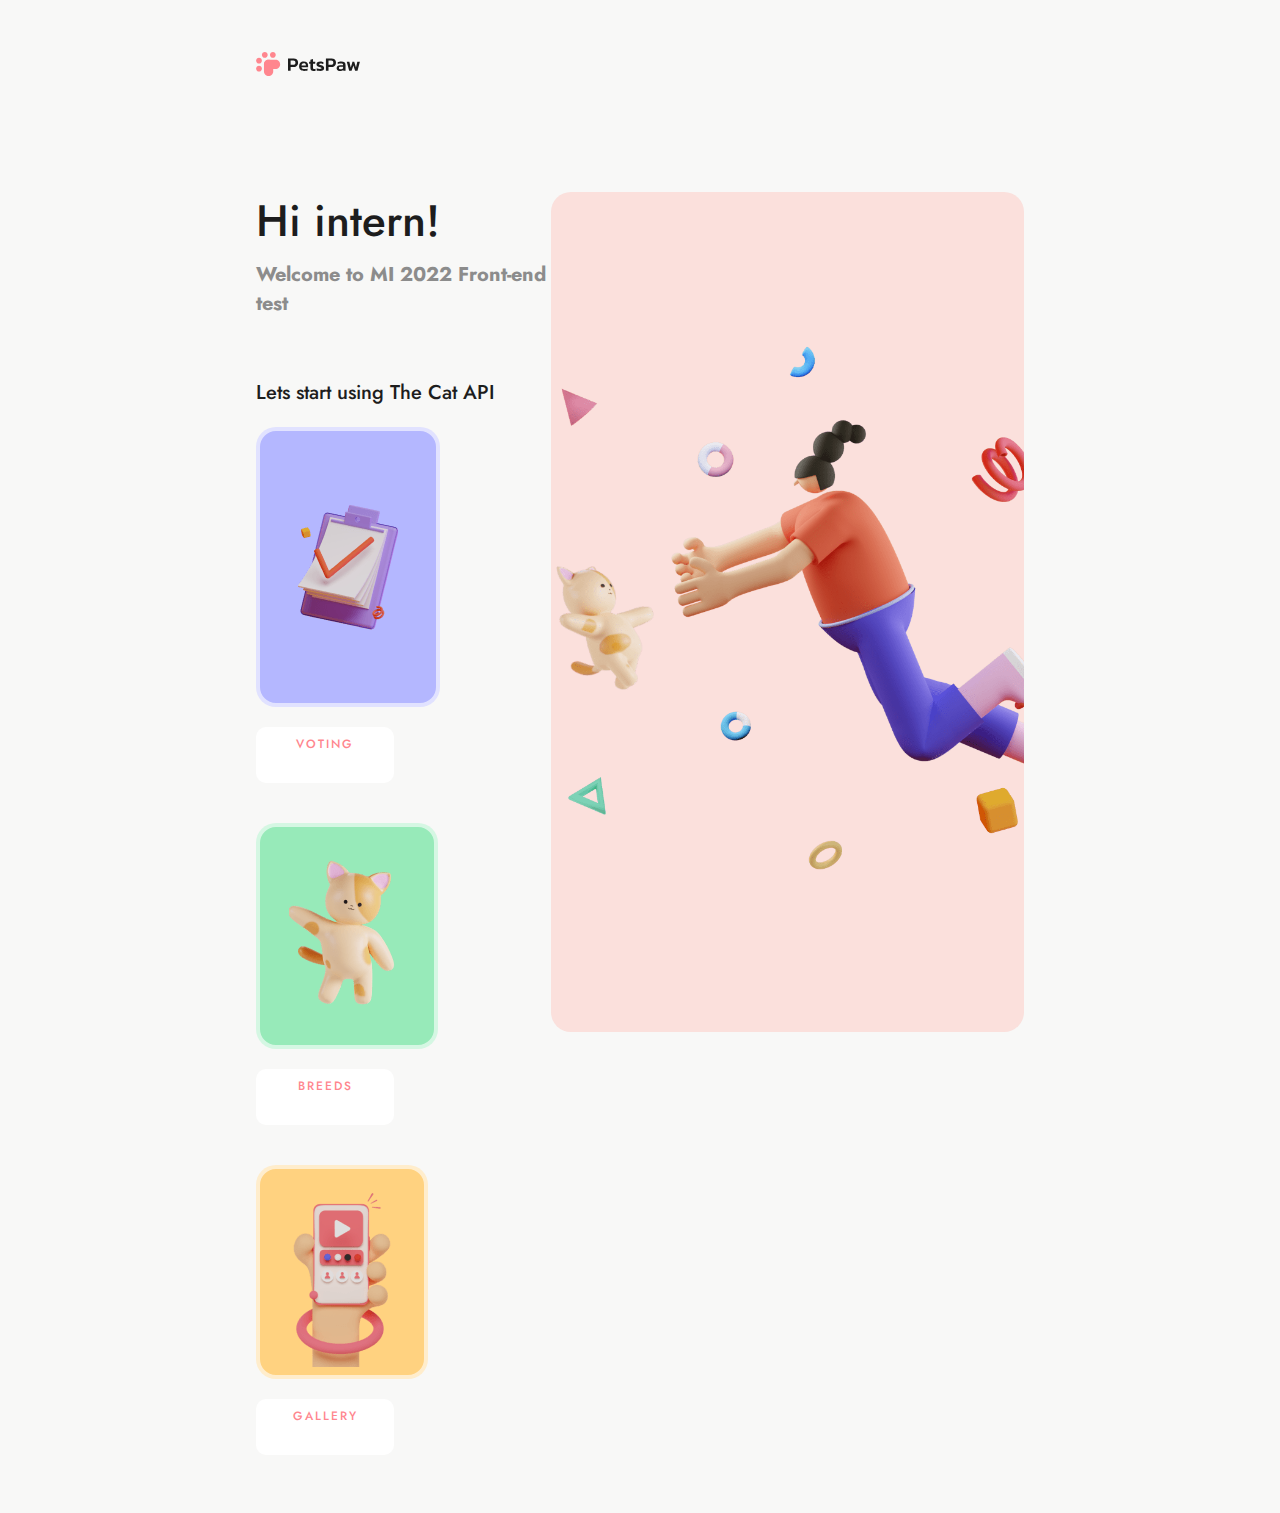
<file: index.html>
<!DOCTYPE html>
<html lang="en">
  <head>
    <meta charset="UTF-8" />
    <meta http-equiv="X-UA-Compatible" content="IE=edge" />
    <meta name="viewport" content="width=device-width, initial-scale=1.0" />
    <title>PetsPaw</title>
    <link rel="preconnect" href="https://fonts.googleapis.com" />
    <link rel="preconnect" href="https://fonts.gstatic.com" crossorigin />
    <link
      href="https://fonts.googleapis.com/css2?family=Jost:wght@400;500;700&display=swap"
      rel="stylesheet"
    />
    <link
      rel="stylesheet"
      href="https://cdnjs.cloudflare.com/ajax/libs/modern-normalize/1.1.0/modern-normalize.min.css"
      integrity="sha512-wpPYUAdjBVSE4KJnH1VR1HeZfpl1ub8YT/NKx4PuQ5NmX2tKuGu6U/JRp5y+Y8XG2tV+wKQpNHVUX03MfMFn9Q=="
      crossorigin="anonymous"
      referrerpolicy="no-referrer"
    />
    <link rel="stylesheet" href="./css/main.min.css" />
  </head>
  <body>
    <header class="header">
      <div class="container">
        <a href="./index.html" class="header__logo">
          <svg class="header__logo-svg" width="106" height="24">
            <use href="./image/svg.svg#icon-logo"></use>
          </svg>
        </a>
      </div>
    </header>
    <main>
      <section class="hero">
        <div class="container">
          <div class="main-page">
            <div class="main-page-1">
              <h1 class="hero__title">Hi intern!</h1>
              <h2 class="hero__subTitle">Welcome to MI 2022 Front-end test</h2>
              <p class="hero__call">Lets start using The Cat API</p>
              <ul class="hero__menu">
                <li class="hero__menu-item">
                  <div class="hero__menu-item-image1 hero__menu-item__border"></div>

                  <a href="./voting.html" class="hero__menu-item-link">VOTING</a>
                </li>

                <li class="hero__menu-item">
                  <div class="hero__menu-item-image2 hero__menu-item__border"></div>

                  <a href="./breeds.html" class="hero__menu-item-link">BREEDS</a>
                </li>

                <li class="hero__menu-item">
                  <div class="hero__menu-item-image3 hero__menu-item__border"></div>

                  <a href="./gallery.html" class="hero__menu-item-link">GALLERY</a>
                </li>
              </ul>
            </div>
            <div class="big-girl"></div>
          </div>
        </div>
      </section>
    </main>
  </body>
</html>
</file>
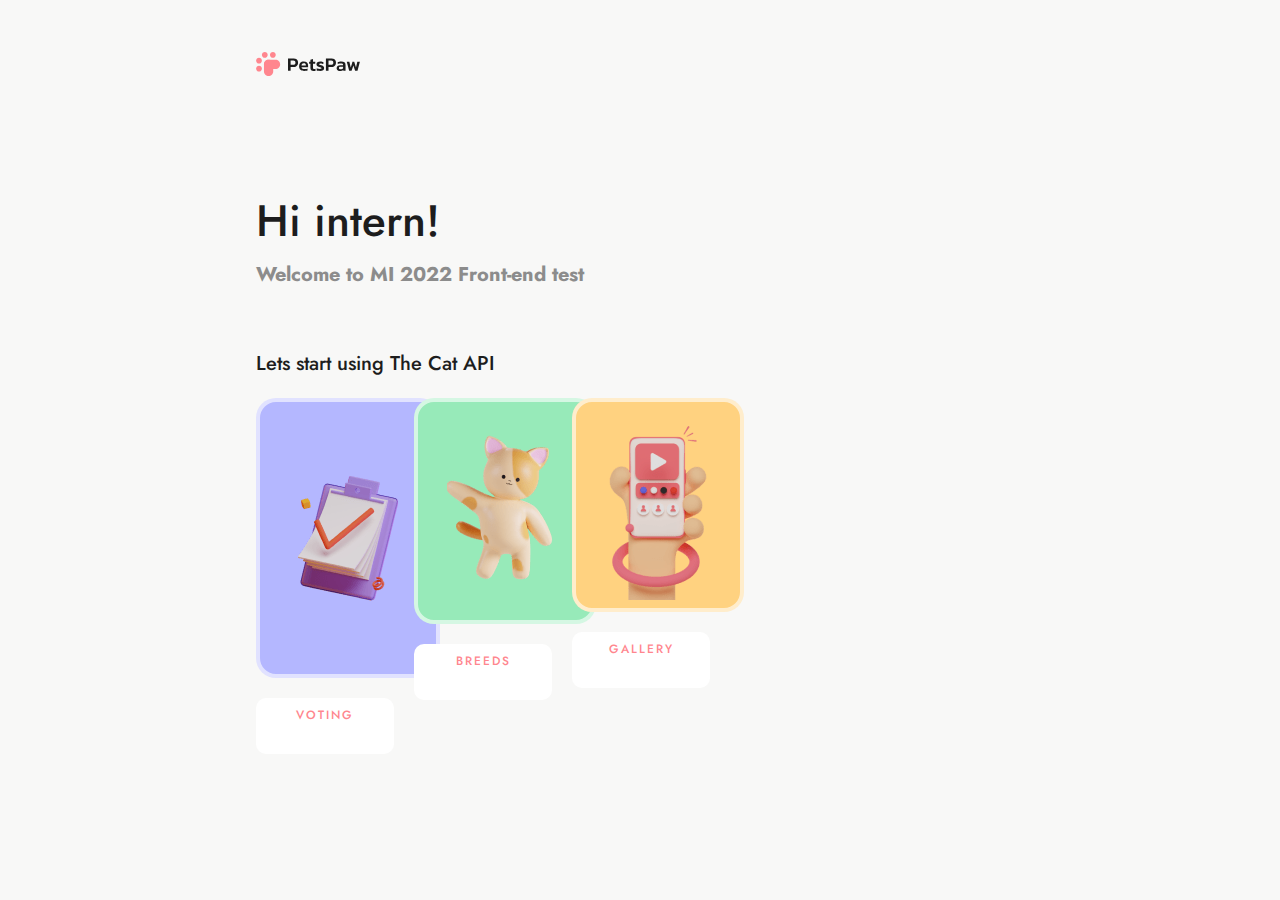
<file: breeds.html>
<!DOCTYPE html>
<html lang="en">
  <head>
    <meta charset="UTF-8" />
    <meta http-equiv="X-UA-Compatible" content="IE=edge" />
    <meta name="viewport" content="width=device-width, initial-scale=1.0" />
    <title>BREEDS</title>
    <link rel="preconnect" href="https://fonts.googleapis.com" />
    <link rel="preconnect" href="https://fonts.gstatic.com" crossorigin />
    <link
      href="https://fonts.googleapis.com/css2?family=Jost:wght@400;500;700&display=swap"
      rel="stylesheet"
    />
    <link
      rel="stylesheet"
      href="https://cdnjs.cloudflare.com/ajax/libs/modern-normalize/1.1.0/modern-normalize.min.css"
      integrity="sha512-wpPYUAdjBVSE4KJnH1VR1HeZfpl1ub8YT/NKx4PuQ5NmX2tKuGu6U/JRp5y+Y8XG2tV+wKQpNHVUX03MfMFn9Q=="
      crossorigin="anonymous"
      referrerpolicy="no-referrer"
    />
    <link rel="stylesheet" href="./css/main.min.css" />
  </head>
  <body>
    <header class="header">
      <div class="container">
        <a href="./index.html" class="header__logo">
          <svg class="header__logo-svg" width="106" height="24">
            <use href="./image/svg.svg#icon-logo"></use>
          </svg>
        </a>
      </div>
    </header>
    <main>
      <section class="hero">
        <div class="container">
          <h1 class="hero__title">Hi intern!</h1>
          <h2 class="hero__subTitle">Welcome to MI 2022 Front-end test</h2>
          <p class="hero__call">Lets start using The Cat API</p>

          <ul class="hero__menu">
            <li class="hero__menu-item">
              <div class="hero__menu-item-image1 hero__menu-item__border"></div>

              <a href="./voting.html" class=" hero__menu-item-link">VOTING</a>
            </li>

            <li class="hero__menu-item">
              <div class="hero__menu-item-image2 hero__menu-item__border"></div>

              <a href="./breeds.html" class=" hero__menu-item-link">BREEDS</a>
            </li>

            <li class="hero__menu-item">
              <div class="hero__menu-item-image3 hero__menu-item__border"></div>

              <a href="./gallery.html" class="hero__menu-item-link">GALLERY</a>
            </li>
          </ul>
        </div>
      </section>
  </body>
</html>
</file>
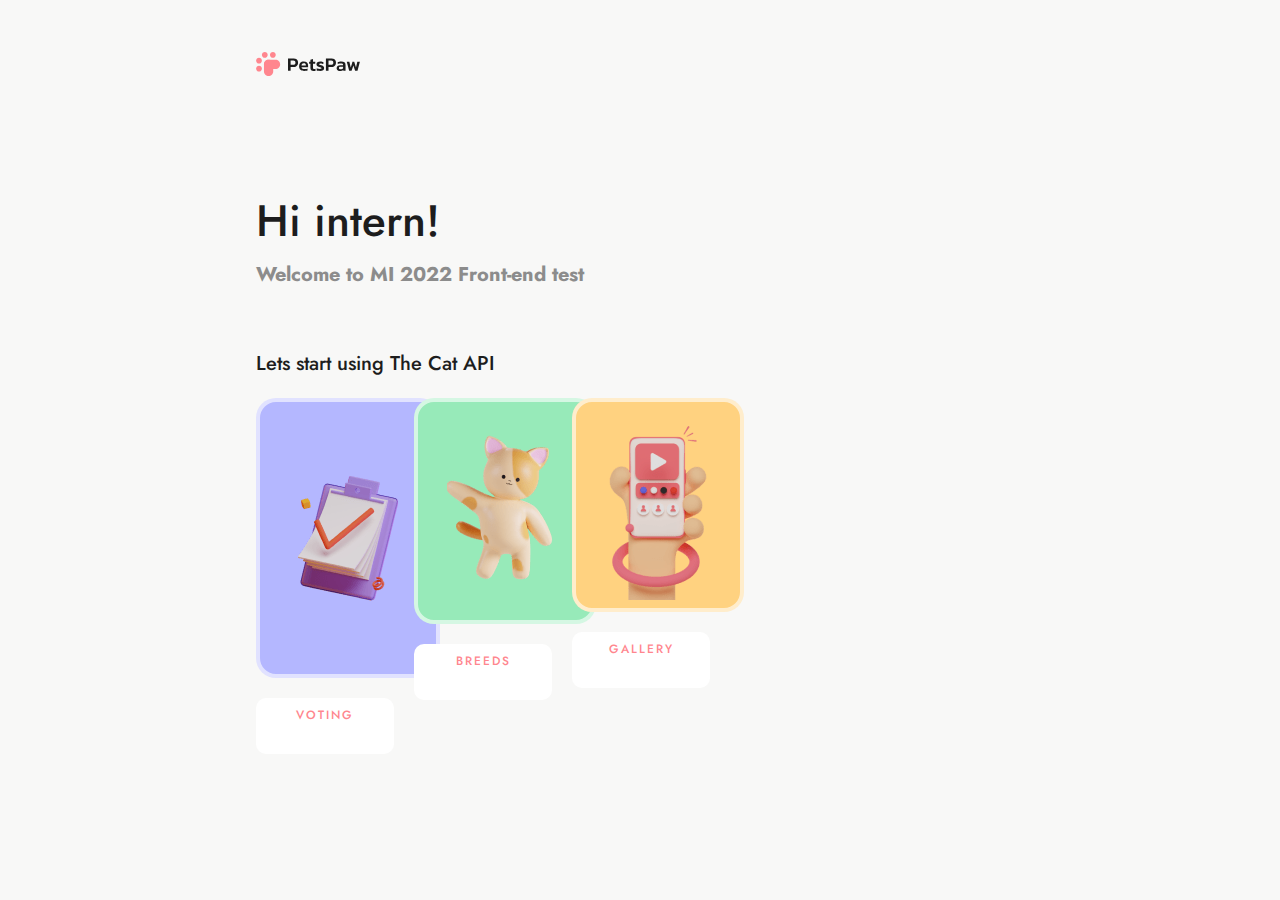
<file: gallery.html>
<!DOCTYPE html>
<html lang="en">
  <head>
    <meta charset="UTF-8" />
    <meta http-equiv="X-UA-Compatible" content="IE=edge" />
    <meta name="viewport" content="width=device-width, initial-scale=1.0" />
    <title>GALLERY</title>
    <link rel="preconnect" href="https://fonts.googleapis.com" />
    <link rel="preconnect" href="https://fonts.gstatic.com" crossorigin />
    <link
      href="https://fonts.googleapis.com/css2?family=Jost:wght@400;500;700&display=swap"
      rel="stylesheet"
    />
    <link
      rel="stylesheet"
      href="https://cdnjs.cloudflare.com/ajax/libs/modern-normalize/1.1.0/modern-normalize.min.css"
      integrity="sha512-wpPYUAdjBVSE4KJnH1VR1HeZfpl1ub8YT/NKx4PuQ5NmX2tKuGu6U/JRp5y+Y8XG2tV+wKQpNHVUX03MfMFn9Q=="
      crossorigin="anonymous"
      referrerpolicy="no-referrer"
    />
    <link rel="stylesheet" href="./css/main.min.css" />
  </head>
  <body>
    <header class="header">
      <div class="container">
        <a href="./index.html" class="header__logo">
          <svg class="header__logo-svg" width="106" height="24">
            <use href="./image/svg.svg#icon-logo"></use>
          </svg>
        </a>
      </div>
    </header>
    <main>
      <section class="hero">
        <div class="container">
          <h1 class="hero__title">Hi intern!</h1>
          <h2 class="hero__subTitle">Welcome to MI 2022 Front-end test</h2>
          <p class="hero__call">Lets start using The Cat API</p>

          <ul class="hero__menu">
            <li class="hero__menu-item">
              <div class="hero__menu-item-image1 hero__menu-item__border"></div>

              <a href="./voting.html" class=" hero__menu-item-link">VOTING</a>
            </li>

            <li class="hero__menu-item">
              <div class="hero__menu-item-image2 hero__menu-item__border"></div>

              <a href="./breeds.html" class="hero__menu-item-link">BREEDS</a>
            </li>

            <li class="hero__menu-item">
              <div class="hero__menu-item-image3 hero__menu-item__border"></div>

              <a href="./gallery.html" class="current hero__menu-item-link">GALLERY</a>
            </li>
          </ul>
        </div>
      </section>
  </body>
</html>
</file>
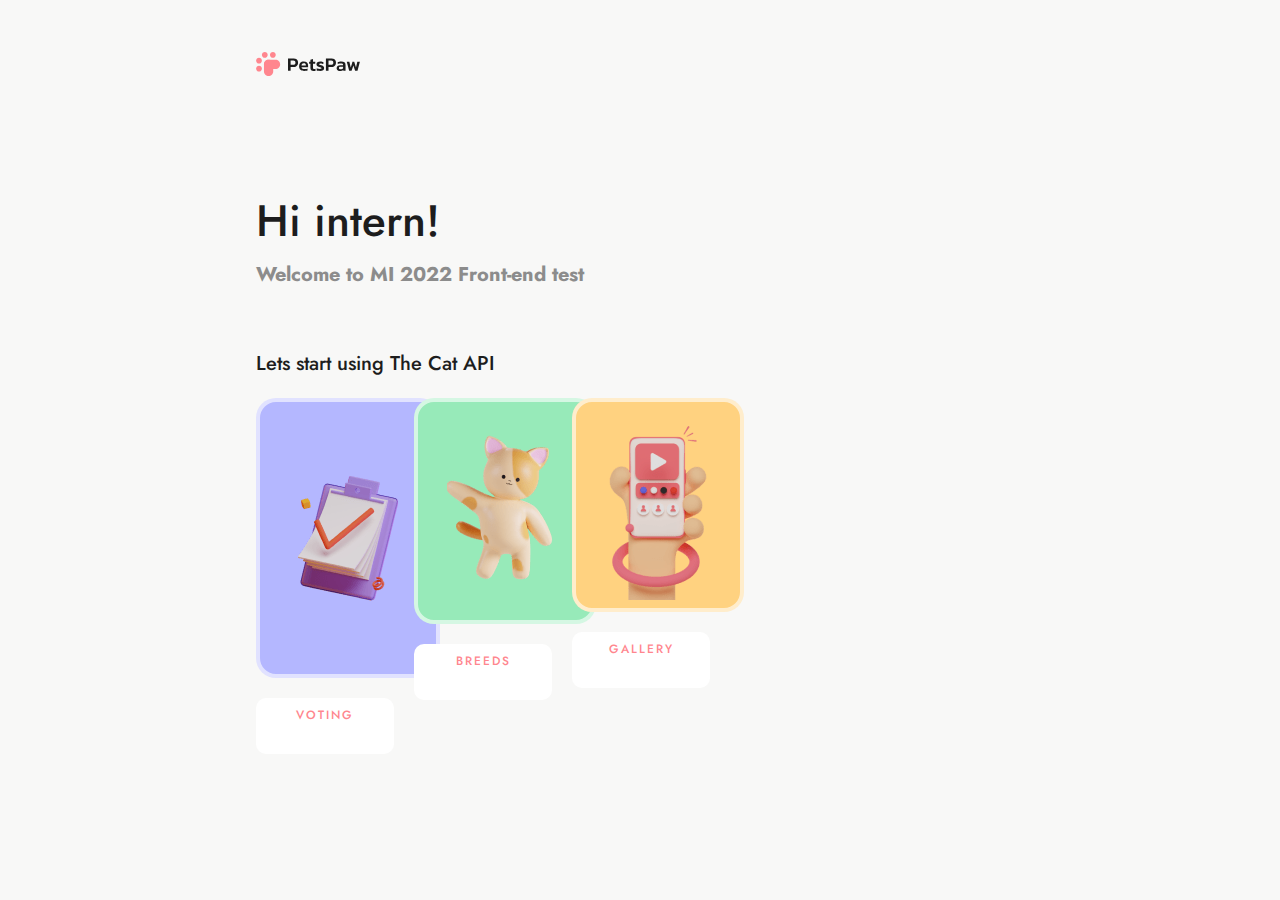
<file: voting.html>
<!DOCTYPE html>
<html lang="en">
  <head>
    <meta charset="UTF-8" />
    <meta http-equiv="X-UA-Compatible" content="IE=edge" />
    <meta name="viewport" content="width=device-width, initial-scale=1.0" />
    <title>VOTING</title>
    <link rel="preconnect" href="https://fonts.googleapis.com" />
    <link rel="preconnect" href="https://fonts.gstatic.com" crossorigin />
    <link
      href="https://fonts.googleapis.com/css2?family=Jost:wght@400;500;700&display=swap"
      rel="stylesheet"
    />
    <link
      rel="stylesheet"
      href="https://cdnjs.cloudflare.com/ajax/libs/modern-normalize/1.1.0/modern-normalize.min.css"
      integrity="sha512-wpPYUAdjBVSE4KJnH1VR1HeZfpl1ub8YT/NKx4PuQ5NmX2tKuGu6U/JRp5y+Y8XG2tV+wKQpNHVUX03MfMFn9Q=="
      crossorigin="anonymous"
      referrerpolicy="no-referrer"
    />
    <link rel="stylesheet" href="./css/main.min.css" />
  </head>
  <body>
     <header class="header">
      <div class="container">
        <a href="./index.html" class="header__logo">
          <svg class="header__logo-svg" width="106" height="24">
            <use href="./image/svg.svg#icon-logo"></use>
          </svg>
        </a>
      </div>
    </header>
    <main>
      <section class="hero">
        <div class="container">
          <h1 class="hero__title">Hi intern!</h1>
          <h2 class="hero__subTitle">Welcome to MI 2022 Front-end test</h2>
          <p class="hero__call">Lets start using The Cat API</p>

          <ul class="hero__menu">
            <li class="hero__menu-item">
              <div class="hero__menu-item-image1 hero__menu-item__border"></div>

              <a href="./voting.html" class=" hero__menu-item-link">VOTING</a>
            </li>

            <li class="hero__menu-item">
              <div class="hero__menu-item-image2 hero__menu-item__border"></div>

              <a href="./breeds.html" class="hero__menu-item-link">BREEDS</a>
            </li>

            <li class="hero__menu-item">
              <div class="hero__menu-item-image3 hero__menu-item__border"></div>

              <a href="./gallery.html" class="hero__menu-item-link">GALLERY</a>
            </li>
          </ul>
        </div>
      </section>
  </body>
</html>
</file>
<file: css/main.min.css>
.visually-hidden{position:absolute;width:1px;height:1px;margin:-1px;border:0;padding:0;white-space:nowrap;-webkit-clip-path:inset(100%);clip-path:inset(100%);clip:rect(0 0 0 0);overflow:hidden}h1,h2,h3,h4,h5,h6,p{margin:0}ul{list-style:none;padding-left:0px;margin:0}a{display:block;text-decoration:none;font-style:normal}img{display:block;max-width:100%;height:auto}body{background-color:#f8f8f7;font-family:"Jost",sans-serif}.container{padding-right:30px;padding-left:30px;padding-bottom:30px;margin-left:auto;margin-right:auto}@media screen and (min-width: 480px){.container{width:480px}}@media screen and (min-width: 768px){.container{width:768px}}@media screen and (min-width: 1440px){.container{width:1440px}}.big-girl{background-color:#fbe0dc;width:680px;height:840px;margin-right:auto;margin-left:auto;padding-left:30px;border-radius:20px;background-image:url(../../image/girl-and-pet.png);background-position:center;background-repeat:no-repeat;background-size:contain}.header__logo{padding-top:44px;margin-bottom:80px}.main-page{display:-webkit-box;display:-ms-flexbox;display:flex;max-width:1440px}.hero__title{font-weight:500;font-size:44px;line-height:1.32;color:#1d1d1d;margin-bottom:10px}.hero__subTitle{font-size:20px;line-height:1.45;color:#8c8c8c;margin-bottom:60px}.hero__call{font-weight:500;font-size:20px;line-height:1.45;color:#1d1d1d;margin-bottom:20px}.hero__menu{display:-webkit-box;display:-ms-flexbox;display:flex;-ms-flex-wrap:wrap;flex-wrap:wrap;gap:20px}.hero__menu-item{max-width:138px;margin-bottom:20px}.hero__menu-item__border{border:4px solid rgba(255,255,255,.6);border-radius:20px}.hero__menu-item-image1{padding:37px 19px;background-color:#b4b7ff;background-image:url(../../image/vote-table-min.png);background-position:center;background-repeat:no-repeat;width:138px;height:198px;margin-bottom:20px}.hero__menu-item-image2{padding:10px 18px;background-color:#97eab9;background-image:url(../../image/pet-breeds-min.png);background-position:center;background-repeat:no-repeat;width:138px;height:198px;margin-bottom:20px}.hero__menu-item-image3{padding:4px 13px;background-color:#ffd280;background-image:url(../../image/images-search-min.png);background-position:center;background-repeat:no-repeat;width:138px;height:198px;margin-bottom:20px}.hero__menu-item-link{font-weight:500;font-size:12px;line-height:1.3;text-align:center;letter-spacing:2px;color:#ff868e;background-color:#fff;border-radius:10px;margin-right:auto;margin-left:auto;padding-top:10px;padding-bottom:10px;width:138px;height:36px}/*# sourceMappingURL=main.min.css.map */
</file>
